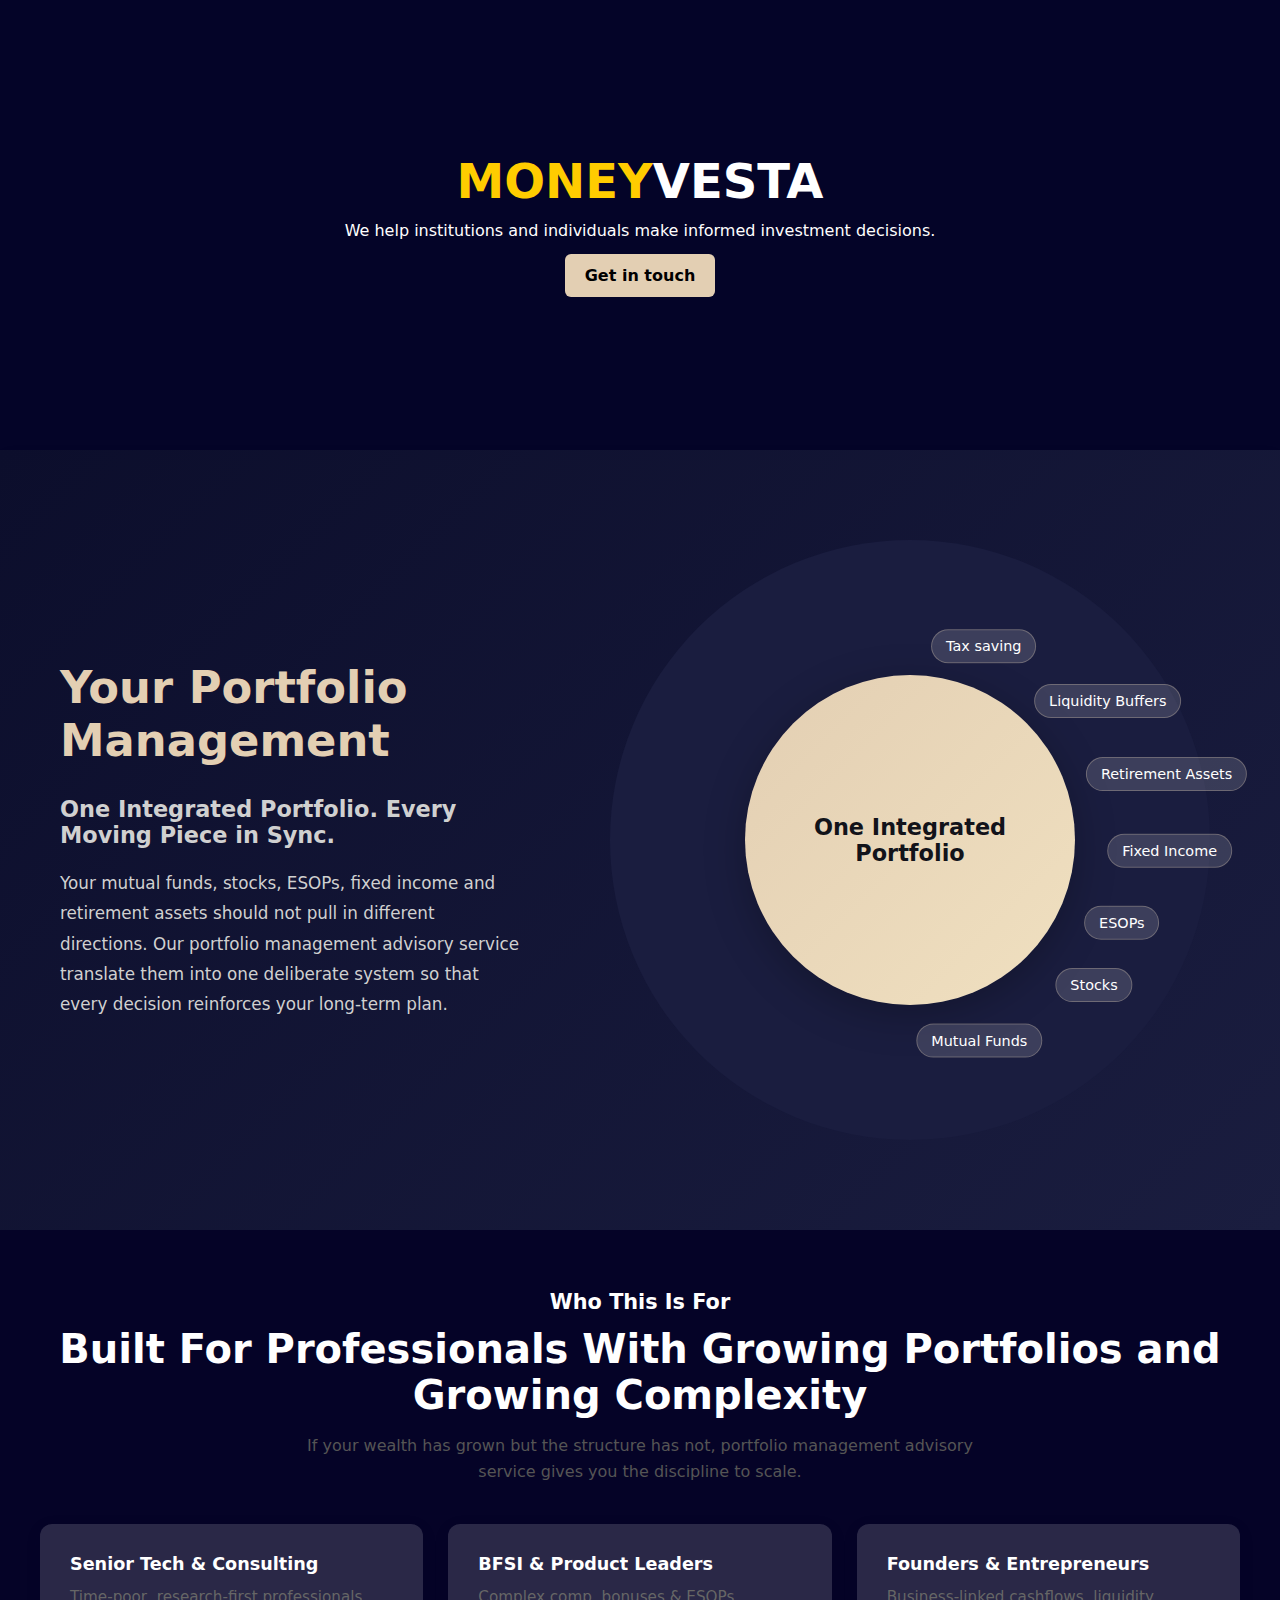
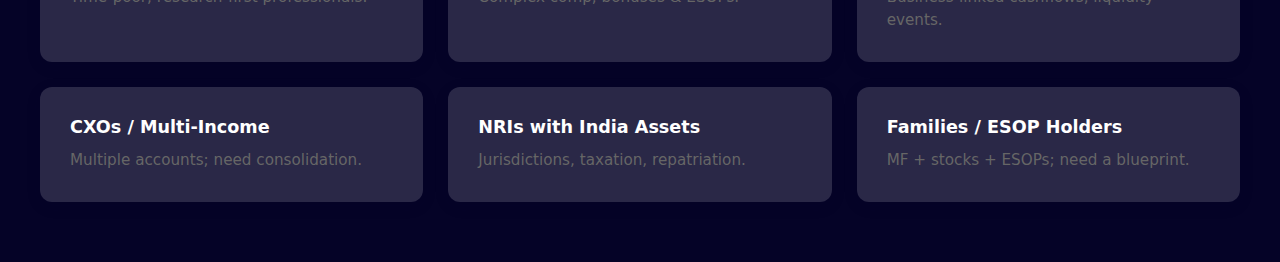
<file: index.html>
<!DOCTYPE html>
<html lang="en">

<head>
    <meta charset="UTF-8">
    <meta name="viewport" content="width=device-width, initial-scale=1.0">
    <title>Portfolio Management advisory</title>
    <link rel="stylesheet" href="style.css">
    <link rel="preconnect" href="https://fonts.googleapis.com">
<link rel="preconnect" href="https://fonts.gstatic.com" crossorigin>
<link href="https://fonts.googleapis.com/css2?family=Inter:ital,opsz,wght@0,14..32,100..900;1,14..32,100..900&display=swap" rel="stylesheet">
</head>

<body>

    <main>
        <section id="home" class="hero">

            <div class="hero-content">
                <h1><span class="spann">MONEY</span>VESTA</h1>
                <p>We help institutions and individuals make informed investment decisions.</p>
                <a class="cta" href="#contact">Get in touch</a>
            </div>
        </section>

        <section id="Portfolio_Management" class="content">
            <div id="left-section">
                <h2>Your Portfolio Management</h2>
                <h3>One Integrated Portfolio. Every Moving Piece in Sync.</h3>
                <p>Your mutual funds, stocks, ESOPs, fixed income and retirement assets should not pull in different
                    directions.
                    Our portfolio management advisory service translate them into one deliberate system so that every
                    decision reinforces your long-term plan.</p>
            </div>
            <div id="right-section">
                <div class="circle-container">
                        <h3 class="inside" id="ins">One Integrated Portfolio</h3>

                    <ul>
                         <li id="a">Tax saving</li>
                        <li id="b">Liquidity Buffers</li>
                        <li id="c">Retirement Assets</li>
                        <li id="d">Fixed Income</li>
                        <li id="e">ESOPs</li>
                        <li id="f">Stocks</li>
                        <li id="g">Mutual Funds</li> 
                    </ul>
                 
                </div>


        </section>

        <section id="who-for" class="who-section">
            <h3>Who This Is For</h3>
            <h2 class="title">Built For Professionals With Growing Portfolios and Growing Complexity</h2>
            <p class="description">If your wealth has grown but the structure has not, portfolio management advisory service gives you the discipline to scale.</p>
            
            <div class="cards-grid">
                <div class="card">
                    <h3>Senior Tech & Consulting</h3>
                    <p>Time-poor, research-first professionals.</p>
                
                </div>
                
                <div class="card">
                    <h3>BFSI & Product Leaders</h3>
                    <p>Complex comp, bonuses & ESOPs.</p>
                </div>
                
                <div class="card">
                    <h3>Founders & Entrepreneurs</h3>
                    <p>Business-linked cashflows, liquidity events.</p>
                </div>
                
                <div class="card">
                    <h3>CXOs / Multi-Income</h3>
                    <p>Multiple accounts; need consolidation.</p>
                </div>
                
                <div class="card">
                    <h3>NRIs with India Assets</h3>
                    <p>Jurisdictions, taxation, repatriation.</p>
                </div>
                
                <div class="card">
                    <h3>Families / ESOP Holders</h3>
                    <p>MF + stocks + ESOPs; need a blueprint.</p>
                </div>
            </div>
        </section>
    </main>

    <footer>
    
    </footer>
</body>

</html>
</file>
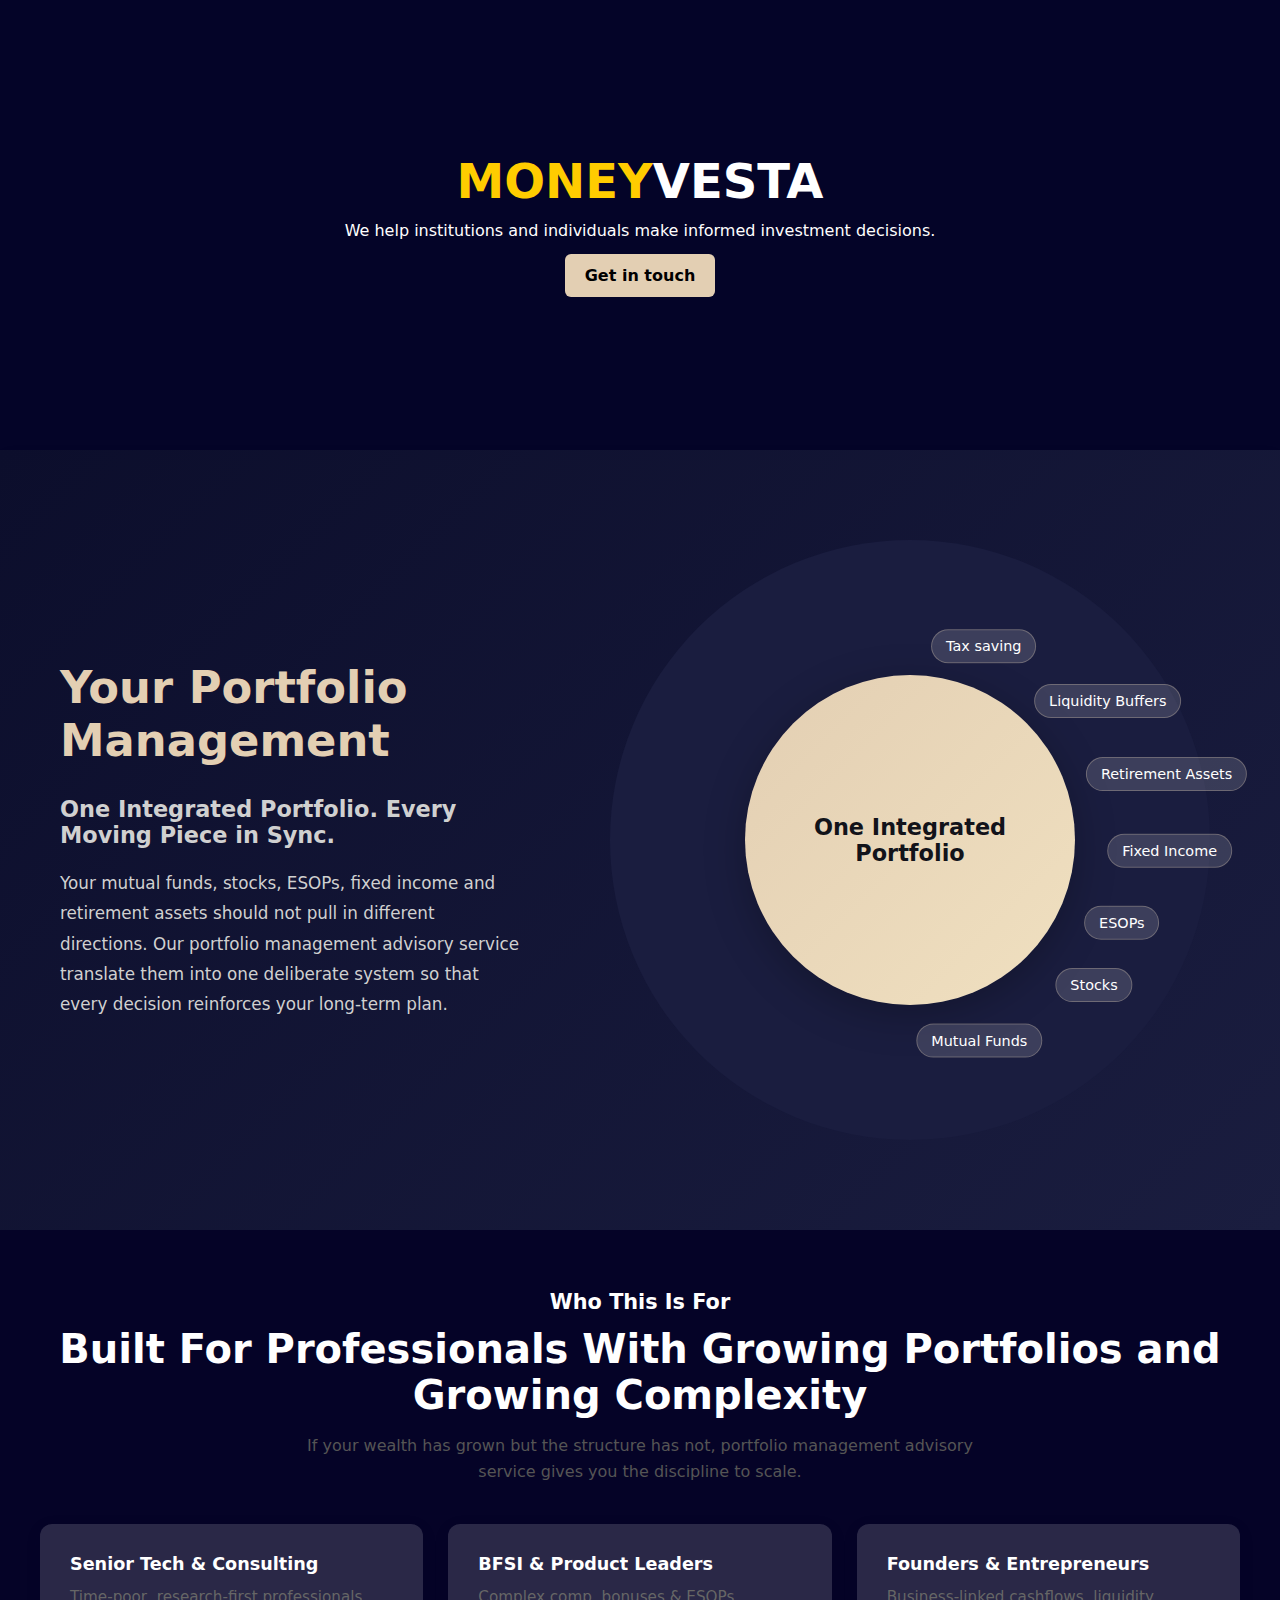
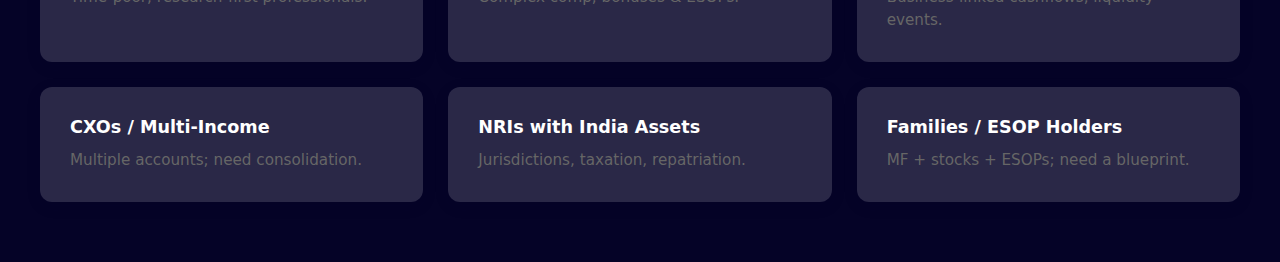
<file: Assignement.html>
<!DOCTYPE html>
<html lang="en">

<head>
    <meta charset="UTF-8">
    <meta name="viewport" content="width=device-width, initial-scale=1.0">
    <title>Portfolio Management advisory</title>
    <link rel="stylesheet" href="me.css">
    <link rel="preconnect" href="https://fonts.googleapis.com">
<link rel="preconnect" href="https://fonts.gstatic.com" crossorigin>
<link href="https://fonts.googleapis.com/css2?family=Inter:ital,opsz,wght@0,14..32,100..900;1,14..32,100..900&display=swap" rel="stylesheet">
</head>

<body>

    <main>
        <section id="home" class="hero">

            <div class="hero-content">
                <h1><span class="spann">MONEY</span>VESTA</h1>
                <p>We help institutions and individuals make informed investment decisions.</p>
                <a class="cta" href="#contact">Get in touch</a>
            </div>
        </section>

        <section id="Portfolio_Management" class="content">
            <div id="left-section">
                <h2>Your Portfolio Management</h2>
                <h3>One Integrated Portfolio. Every Moving Piece in Sync.</h3>
                <p>Your mutual funds, stocks, ESOPs, fixed income and retirement assets should not pull in different
                    directions.
                    Our portfolio management advisory service translate them into one deliberate system so that every
                    decision reinforces your long-term plan.</p>
            </div>
            <div id="right-section">
                <div class="circle-container">
                        <h3 class="inside" id="ins">One Integrated Portfolio</h3>

                    <ul>
                         <li id="a">Tax saving</li>
                        <li id="b">Liquidity Buffers</li>
                        <li id="c">Retirement Assets</li>
                        <li id="d">Fixed Income</li>
                        <li id="e">ESOPs</li>
                        <li id="f">Stocks</li>
                        <li id="g">Mutual Funds</li> 
                    </ul>
                 
                </div>


        </section>

        <section id="who-for" class="who-section">
            <h3>Who This Is For</h3>
            <h2 class="title">Built For Professionals With Growing Portfolios and Growing Complexity</h2>
            <p class="description">If your wealth has grown but the structure has not, portfolio management advisory service gives you the discipline to scale.</p>
            
            <div class="cards-grid">
                <div class="card">
                    <h3>Senior Tech & Consulting</h3>
                    <p>Time-poor, research-first professionals.</p>
                
                </div>
                
                <div class="card">
                    <h3>BFSI & Product Leaders</h3>
                    <p>Complex comp, bonuses & ESOPs.</p>
                </div>
                
                <div class="card">
                    <h3>Founders & Entrepreneurs</h3>
                    <p>Business-linked cashflows, liquidity events.</p>
                </div>
                
                <div class="card">
                    <h3>CXOs / Multi-Income</h3>
                    <p>Multiple accounts; need consolidation.</p>
                </div>
                
                <div class="card">
                    <h3>NRIs with India Assets</h3>
                    <p>Jurisdictions, taxation, repatriation.</p>
                </div>
                
                <div class="card">
                    <h3>Families / ESOP Holders</h3>
                    <p>MF + stocks + ESOPs; need a blueprint.</p>
                </div>
            </div>
        </section>
    </main>

    <footer>
    
    </footer>
</body>

</html>
</file>
<file: style.css>
* {
    box-sizing: border-box;
    margin: 0;
    padding: 0;
}

:root {
    --color-bg-dark: #0c0e2c;
    --color-bg-darker: #1a1d3f;
    --color-accent: #e3cfb3;
    --color-accent-light: #f0e0c0;
    --color-link: #0a66c2;
    --color-text-main: #ffffff;
    --color-text-muted: #d0d0d0;
    --color-card-text: #666666;
    --shadow-soft: 0 6px 18px rgba(16, 24, 40, 0.06);
    --shadow-card: 0 4px 15px rgba(12, 14, 44, 0.1);
    --shadow-card-hover: 0 8px 25px rgba(12, 14, 44, 0.15);
    --shadow-circle: 0 10px 40px rgba(0, 0, 0, 0.2);

    --radius-sm: 6px;
    --radius-md: 8px;
    --radius-lg: 12px;

    --section-padding: 40px 20px;
    --transition-base: 0.3s ease;
}

body {
    overflow-x: hidden;
    font-family: system-ui, -apple-system, BlinkMacSystemFont, "Segoe UI", sans-serif;
    color: #11133b;
    background-color: #ffffff;
}

a {
    color: var(--color-link);
    text-decoration: none;
}

section {
    margin: 0 auto;
    border-radius: var(--radius-md);
    width: 100%;
}

.spann{
    color: rgb(255, 204, 0);
    
}

.hero {
    display: flex;
    gap: 20px;
    align-items: center;
    justify-content: center;
    padding: 40px 20px;
    background: rgb(4, 4, 40);
    color: var(--color-text-main);
    text-align: center;
    min-height: 50vh;
    border-radius: 0;
}

.hero-image {
    max-width: 320px;
    width: 40%;
    height: auto;
    border-radius: var(--radius-md);
    box-shadow: var(--shadow-soft);
}

.hero-content {
    max-width: 100%;
    flex: 1;
}

.hero-content h1 {
    font-size: 3rem;
    margin-bottom: 10px;
    line-height: 1.2;
}

.hero-content p {
    margin-bottom: 14px;
    color: #fffefe;
    font-size: 1rem;
}

.cta {
    display: inline-block;
    padding: 12px 20px;
    background: var(--color-accent);
    color: #000;
    border-radius: var(--radius-sm);
    font-weight: 600;
    cursor: pointer;
  transition: all 0.3s ease
    
}
.cta:hover {
    transform: scale(1.05);
    background:goldenrod;
    transition-delay: 10ms;
}
@keyframes spreadOut {
  0% { transform: scale(0); opacity: 0; }
  100% { transform: scale(1); opacity: 1; }
}

.element-to-animate {
  animation: spreadOut 7s ease-out forwards;
}

.content {
    padding: 28px 20px;
    background: #fff;
    border-radius: var(--radius-md);
    box-shadow: 0 6px 18px rgba(16, 24, 40, 0.03);
}

.content h2 {
    margin-bottom: 8px;
}


.who-section {
    background:rgb(5, 3, 39);
    padding: 60px 40px;
    text-align: center;
    border-radius: 0px;
}

.who-section h2 {
    font-size: 2.5rem;
    color: white;
    margin-bottom: 15px;
}

.who-section h3 {
    font-size: 1.3rem;
    color: white;
    font-weight: 600;
    margin-bottom: 12px;
}

.who-section .description {
    font-size: 1rem;
    color: #555;
    max-width: 700px;
    margin: 0 auto 40px;
    line-height: 1.6;
}


.cards-grid {
    display: grid;
    grid-template-columns: repeat(auto-fit, minmax(300px, 1fr));    
    gap: 25px;
    max-width: 1200px;
    margin: 0 auto;
}

.card {
    background: rgba(255, 255, 255, 0.15);
    padding: 30px;
    border-radius: var(--radius-lg);
    box-shadow: var(--shadow-card);
    transition: all var(--transition-base);
    text-align: left;
   
}

.card:hover {
    transform: translateY(-5px);
    box-shadow: var(--shadow-card-hover);
    border: goldenrod 1px solid;
    
}

.card h3 {
    font-size: 1.1rem;
    color: white;
    margin-bottom: 12px;
    font-weight: 600;
}

.card p {
    font-size: 0.95rem;
    color: var(--color-card-text);
    line-height: 1.5;
}


#Portfolio_Management {
    background: linear-gradient(135deg, var(--color-bg-dark) 0%, var(--color-bg-darker) 100%);
    margin: 0 auto;
    width: 100%;
    display: flex;
    min-height: 70vh;
    border-radius: 0;
    padding: 60px 40px;
    gap: 40px;
    box-sizing: border-box;
    align-items: center;
    color: var(--color-text-main);
}

#Portfolio_Management h2 {
    font-size: 2.8rem;
    padding-bottom: 20px;
    color: var(--color-accent);
    font-weight: 700;
    line-height: 1.2;
}

#Portfolio_Management h3 {
    font-size: 1.4rem;
    color: var(--color-text-muted);
    padding-bottom: 20px;
    font-weight: 600;
}

#Portfolio_Management p {
    font-size: 1.05rem;
    line-height: 1.8;
    color: var(--color-text-muted);
}

#left-section {
    flex: 1;
    padding: 20px;
    display: flex;
    flex-direction: column;
    justify-content: center;
}

#right-section {
    flex: 1;
    padding: 30px;
    display: flex;
    flex-wrap: wrap;
    justify-content: center;
    align-items: center;
    position: relative;
}

.inside {
    position: relative;

    width: 55%;
    aspect-ratio: 1 / 1;
    border-radius: 50%;

    display: flex;
    align-items: center;
    justify-content: center;
    text-align: center;

    padding: 1.2rem;

    font-weight: 600;
    font-size: 1.2rem;
    color: #12131a !important;

    background: linear-gradient(135deg, var(--color-accent), var(--color-accent-light));

    box-shadow: 0 10px 40px rgba(0, 0, 0, 0.25);
}


.inside h3 {
    font-size: 2rem;
    padding: 0 !important;
    color: #11133b !important;
    font-weight: 600 ;
    transform: translateY(-50%);
}

.circle-container {
    position: relative;
    max-width: 50%;
    height: 60%;
    min-width: 600px;
    text-align: center;
    display: flex;
    align-items: center;
    justify-content: center;
    background-color: var(--color-bg-darker);
    border-radius: 50%;
    aspect-ratio: 1 / 1;
    color: #11133b !important;
}
.circle-container ul{
     position: absolute;
    inset: 0;
    margin: 0;
    padding: 0;
}


.circle-container li {
    list-style: none;
    position: absolute;
    left: 50%;
    top: 50%;
    background: rgba(255, 255, 255, 0.15);
    padding: 8px 14px;
    border-radius: 20px;
    font-size: 0.9rem;
    border: 1px solid rgba(227, 207, 179, 0.3);
    min-width: max-content;
    color: #fff;
    transition: all 0.3s ease;
    
}
.circle-container li:hover {
    background: rgba(255, 255, 255, 0.3);
    box-shadow: 0 4px 12px rgba(0, 0, 0, 0.2);;
}
li#a {
    transform: rotate(0deg) translateY(-620%) translateX(20%) rotate(0deg);
}

li#b {
    transform: rotate(30deg) translateY(-580%) translateX(20%) rotate(-30deg);
}

li#c {
    transform: rotate(60deg) translateY(-570%) translateX(10%) rotate(-60deg);
}

li#d {
    transform: rotate(90deg) translateY(-580%) translateX(-5%) rotate(-90deg);
}

li#e {
    transform: rotate(120deg) translateY(-540%) translateX(-40%) rotate(-120deg);
}

li#f {
    transform: rotate(150deg) translateY(-540%) translateX(-80%) rotate(-150deg);
}

li#g {
    transform: rotate(180deg) translateY(-540%) translateX(-5%) rotate(-180deg);
}


.hidden {
    display: none;
}

@media (max-width: 1200px) {
    .html {
        font-size: 14px;
        overflow-x: hidden;
    }
    .hero {
        
        flex-direction: column;
        align-items: center ;
        justify-content: center;
        height: fit-content;
    }
    .hero-content{
        height: 10vh;
        display: flex;
        flex-direction: column;
        justify-content: center;
    }
    .cards-grid {
        grid-template-columns: repeat(auto-fit, minmax(250px, 1fr));
        gap: 20px;
    }
    #right-section {
    flex: 1;
    padding: 30px;
    display: flex;
    flex-wrap: wrap;
    justify-content: center;
    align-items: center;
    position: relative;
    border-radius: 10px;
    padding: 10px;
    background: rgba(255, 255, 255, 0.16);
        backdrop-filter: blur(20px);
}
#right-section  #ins {
    padding-top: 15px;
    font-weight: 700;
    text-align: center;
    font-weight: 600;
    font-size: x-large;
    width: 100%;
    
}   

        .circle-container {
        max-width: 100%;
        min-width: unset;
        height: auto;
        aspect-ratio: unset;
        border-radius: 0;
        padding: 50px 0;
        background: transparent;
        display: block;
       padding: 0;
       color: white !important;
    }

    .circle-container ul {
        position: static;
        display: flex;
        flex-direction: column;
        gap: 12px;
        align-items: center;
    }

    .circle-container li {
        position: static;
        transform: none !important;
        background: none;
        border: none;

        width: 90%;
        text-align: center;
        justify-content: center ;
    }
    .circle-container li:hover {
        background: none;
        box-shadow: none;
    }
    .inside {

        width: 100%;
        aspect-ratio: unset;
        border-radius: 0;
        box-shadow: none;
        background: transparent;
        padding: 0;
        border-radius: 0;
        aspect-ratio: none;
    }

    #ins  {
        transform: none;
        font-size: 1.5rem;
        color:white !important;
    }


    .who-section {
        padding: 40px 20px;
    }

    .who-section h2 {
        font-size: 1.8rem;
    }

    .cards-grid {
        grid-template-columns: 1fr;
        gap: 15px;
    }

    .card {
        padding: 20px;
    }

    li#a, li#b, li#c, li#d, li#e, li#f, li#g {
        font-size: 1.2rem;
        padding: 10px 15px;
        color: white !important;
    }

}


@media (max-width: 768px) {

    
    #Portfolio_Management {
        flex-direction: column;
        padding: 40px 20px;
        min-height: 100vh;
       
    }

    #left-section {
        padding: 0;
        margin-bottom: 30px;
    }

    #Portfolio_Management h2 {
        font-size: 2rem;
    }

    #Portfolio_Management h3 {
        font-size: 1.1rem;

    }

    #right-section {
        width: 100%;
        min-height: auto;
        padding: 0;
        justify-content: center;
    }

        .circle-container {
        max-width: 100%;
        min-width: unset;
        height: auto;
        aspect-ratio: unset;
        border-radius: 0;
        padding: 50px 0;
        background: transparent;
        display: block;
       padding: 0;
       color: white !important;
    }

    .circle-container ul {
        position: static;
        display: flex;
        flex-direction: column;
        gap: 12px;
        align-items: center;
    }

    .circle-container li {
        position: static;
        transform: none !important;
        background: none;
        border: none;
        color: white;
        width: 90%;
        text-align: center;
        justify-content: center ;
    }
    .circle-container li:hover {
        background: none;
        box-shadow: none;
    }
    .inside {

        width: 100%;
        aspect-ratio: unset;
        border-radius: 0;
        box-shadow: none;
        background: transparent;
        padding: 0;
        border-radius: 0;
        aspect-ratio: none;
    }

    #ins  {
        transform: none;
        font-size: 1.5rem;
        color:white !important;
    }


    .who-section {
        padding: 40px 20px;
    }

    .who-section h2 {
        font-size: 1.8rem;
    }

    .cards-grid {
        grid-template-columns: 1fr;
        gap: 15px;
    }

    .card {
        padding: 20px;
    }
}

/* @media (max-width: 600px) {
    html{
        overflow-x: hidden;
    }
    .hero {
        padding: 30px 15px;
        min-height: auto;
        flex-direction: column;
        gap: 15px;
    }

    .hero-content h1 {
        font-size: 2rem;
    }

    .hero-content p {
        font-size: 0.9rem;
        margin-bottom: 20px;
    }

    .cta {
        padding: 10px 16px;
        font-size: 0.95rem;
    }

    #Portfolio_Management {
        padding: 30px 15px;
        min-height: auto;
    }

    #Portfolio_Management h2 {
        font-size: 1.6rem;
        padding-bottom: 15px;
    }

    #Portfolio_Management h3 {
        font-size: 1rem;
    }

    #Portfolio_Management p {
        font-size: 0.95rem;
        line-height: 1.6;
    }

    #left-section {
        padding: 0;
        margin-bottom: 20px;
    }

    #right-section {
        width: 100%;
        min-height: auto;
        padding: 0;
        display: flex;
        justify-content: center;
    }

    .inside {
        width: 60%;
        padding: 20%;
        font-size: 0.9rem;
        border-radius: 50%;
    }

    .inside h3 {
        font-size: 1.1rem;
    }

    .circle-container {
        height: 280px !important;
        min-height: 280px;
        width: 100%;
    }

    .circle-container li {
        font-size: 0.75rem;
        padding: 5px 8px;
    }

    li#a {
        top: 0;
        left: 0;
        transform: translateX(0);
    }

    li#b {
        top: 0;
        left: 0;
        transform: translateX(0)    
    }

    li#c {
        top: 0;
        left: 0;
        transform: translateX(0)
    }

    li#d {
        top: 25%;
        left: -65px;
        transform: translateY(-50%);
    }

    li#e,
    li#f,
    li#g {
        display: none;
    }

    .who-section {
        padding: 30px 15px;
    }

    .who-section h2 {
        font-size: 1.5rem;
        margin-bottom: 10px;
    }

    .who-section .subtitle {
        font-size: 1.05rem;
        margin-bottom: 10px;
    }

    .who-section .description {
        font-size: 0.9rem;
        margin: 0 auto 25px;
        max-width: 100%;
    }

    .cards-grid {
        grid-template-columns: 1fr;
        gap: 12px;
        max-width: 100%;
    }

    .card {
        padding: 15px;
        border-radius: 10px;
    }

    .card h3 {
        font-size: 1rem;
        margin-bottom: 8px;
    }

    .card p {
        font-size: 0.9rem;
    }

    footer {
        padding: 15px 10px;
        font-size: 0.9rem;
    }

    section {
        border-radius: 0;
    }

    .content {
        padding: 20px 15px;
        margin: 15px 0;
    }

    .content h2 {
        font-size: 1.5rem;
        margin-bottom: 10px;
    }
}

@media (max-width: 400px) {
    .hero-content h1 {
        font-size: 1.6rem;
    }

    #Portfolio_Management h2 {
        font-size: 1.4rem;
    }

    .who-section h2 {
        font-size: 1.3rem;
    }

    .card {
        padding: 12px;
    }

    .inside {
        width: 70%;
    }

    .circle-container li {
        font-size: 0.7rem;
        padding: 4px 6px;
    }
} */
</file>
<file: me.css>
* {
    box-sizing: border-box;
    margin: 0;
    padding: 0;
}

:root {
    --color-bg-dark: #0c0e2c;
    --color-bg-darker: #1a1d3f;
    --color-accent: #e3cfb3;
    --color-accent-light: #f0e0c0;
    --color-link: #0a66c2;
    --color-text-main: #ffffff;
    --color-text-muted: #d0d0d0;
    --color-card-text: #666666;
    --shadow-soft: 0 6px 18px rgba(16, 24, 40, 0.06);
    --shadow-card: 0 4px 15px rgba(12, 14, 44, 0.1);
    --shadow-card-hover: 0 8px 25px rgba(12, 14, 44, 0.15);
    --shadow-circle: 0 10px 40px rgba(0, 0, 0, 0.2);

    --radius-sm: 6px;
    --radius-md: 8px;
    --radius-lg: 12px;

    --section-padding: 40px 20px;
    --transition-base: 0.3s ease;
}

body {
    overflow-x: hidden;
    font-family: system-ui, -apple-system, BlinkMacSystemFont, "Segoe UI", sans-serif;
    color: #11133b;
    background-color: #ffffff;
}

a {
    color: var(--color-link);
    text-decoration: none;
}

section {
    margin: 0 auto;
    border-radius: var(--radius-md);
    width: 100%;
}

.spann{
    color: rgb(255, 204, 0);
    
}

.hero {
    display: flex;
    gap: 20px;
    align-items: center;
    justify-content: center;
    padding: 40px 20px;
    background: rgb(4, 4, 40);
    color: var(--color-text-main);
    text-align: center;
    min-height: 50vh;
    border-radius: 0;
}

.hero-image {
    max-width: 320px;
    width: 40%;
    height: auto;
    border-radius: var(--radius-md);
    box-shadow: var(--shadow-soft);
}

.hero-content {
    max-width: 100%;
    flex: 1;
}

.hero-content h1 {
    font-size: 3rem;
    margin-bottom: 10px;
    line-height: 1.2;
}

.hero-content p {
    margin-bottom: 14px;
    color: #fffefe;
    font-size: 1rem;
}

.cta {
    display: inline-block;
    padding: 12px 20px;
    background: var(--color-accent);
    color: #000;
    border-radius: var(--radius-sm);
    font-weight: 600;
    cursor: pointer;
  transition: all 0.3s ease
    
}
.cta:hover {
    transform: scale(1.05);
    background:goldenrod;
    transition-delay: 10ms;
}
@keyframes spreadOut {
  0% { transform: scale(0); opacity: 0; }
  100% { transform: scale(1); opacity: 1; }
}

.element-to-animate {
  animation: spreadOut 7s ease-out forwards;
}

.content {
    padding: 28px 20px;
    background: #fff;
    border-radius: var(--radius-md);
    box-shadow: 0 6px 18px rgba(16, 24, 40, 0.03);
}

.content h2 {
    margin-bottom: 8px;
}


.who-section {
    background:rgb(5, 3, 39);
    padding: 60px 40px;
    text-align: center;
    border-radius: 0px;
}

.who-section h2 {
    font-size: 2.5rem;
    color: white;
    margin-bottom: 15px;
}

.who-section h3 {
    font-size: 1.3rem;
    color: white;
    font-weight: 600;
    margin-bottom: 12px;
}

.who-section .description {
    font-size: 1rem;
    color: #555;
    max-width: 700px;
    margin: 0 auto 40px;
    line-height: 1.6;
}


.cards-grid {
    display: grid;
    grid-template-columns: repeat(auto-fit, minmax(300px, 1fr));    
    gap: 25px;
    max-width: 1200px;
    margin: 0 auto;
}

.card {
    background: rgba(255, 255, 255, 0.15);
    padding: 30px;
    border-radius: var(--radius-lg);
    box-shadow: var(--shadow-card);
    transition: all var(--transition-base);
    text-align: left;
   
}

.card:hover {
    transform: translateY(-5px);
    box-shadow: var(--shadow-card-hover);
    border: goldenrod 1px solid;
    
}

.card h3 {
    font-size: 1.1rem;
    color: white;
    margin-bottom: 12px;
    font-weight: 600;
}

.card p {
    font-size: 0.95rem;
    color: var(--color-card-text);
    line-height: 1.5;
}


#Portfolio_Management {
    background: linear-gradient(135deg, var(--color-bg-dark) 0%, var(--color-bg-darker) 100%);
    margin: 0 auto;
    width: 100%;
    display: flex;
    min-height: 70vh;
    border-radius: 0;
    padding: 60px 40px;
    gap: 40px;
    box-sizing: border-box;
    align-items: center;
    color: var(--color-text-main);
}

#Portfolio_Management h2 {
    font-size: 2.8rem;
    padding-bottom: 20px;
    color: var(--color-accent);
    font-weight: 700;
    line-height: 1.2;
}

#Portfolio_Management h3 {
    font-size: 1.4rem;
    color: var(--color-text-muted);
    padding-bottom: 20px;
    font-weight: 600;
}

#Portfolio_Management p {
    font-size: 1.05rem;
    line-height: 1.8;
    color: var(--color-text-muted);
}

#left-section {
    flex: 1;
    padding: 20px;
    display: flex;
    flex-direction: column;
    justify-content: center;
}

#right-section {
    flex: 1;
    padding: 30px;
    display: flex;
    flex-wrap: wrap;
    justify-content: center;
    align-items: center;
    position: relative;
}

.inside {
    position: relative;

    width: 55%;
    aspect-ratio: 1 / 1;
    border-radius: 50%;

    display: flex;
    align-items: center;
    justify-content: center;
    text-align: center;

    padding: 1.2rem;

    font-weight: 600;
    font-size: 1.2rem;
    color: #12131a !important;

    background: linear-gradient(135deg, var(--color-accent), var(--color-accent-light));

    box-shadow: 0 10px 40px rgba(0, 0, 0, 0.25);
}


.inside h3 {
    font-size: 2rem;
    padding: 0 !important;
    color: #11133b !important;
    font-weight: 600 ;
    transform: translateY(-50%);
}

.circle-container {
    position: relative;
    max-width: 50%;
    height: 60%;
    min-width: 600px;
    text-align: center;
    display: flex;
    align-items: center;
    justify-content: center;
    background-color: var(--color-bg-darker);
    border-radius: 50%;
    aspect-ratio: 1 / 1;
    color: #11133b !important;
}
.circle-container ul{
     position: absolute;
    inset: 0;
    margin: 0;
    padding: 0;
}


.circle-container li {
    list-style: none;
    position: absolute;
    left: 50%;
    top: 50%;
    background: rgba(255, 255, 255, 0.15);
    padding: 8px 14px;
    border-radius: 20px;
    font-size: 0.9rem;
    border: 1px solid rgba(227, 207, 179, 0.3);
    min-width: max-content;
    color: #fff;
    transition: all 0.3s ease;
    
}
.circle-container li:hover {
    background: rgba(255, 255, 255, 0.3);
    box-shadow: 0 4px 12px rgba(0, 0, 0, 0.2);;
}
li#a {
    transform: rotate(0deg) translateY(-620%) translateX(20%) rotate(0deg);
}

li#b {
    transform: rotate(30deg) translateY(-580%) translateX(20%) rotate(-30deg);
}

li#c {
    transform: rotate(60deg) translateY(-570%) translateX(10%) rotate(-60deg);
}

li#d {
    transform: rotate(90deg) translateY(-580%) translateX(-5%) rotate(-90deg);
}

li#e {
    transform: rotate(120deg) translateY(-540%) translateX(-40%) rotate(-120deg);
}

li#f {
    transform: rotate(150deg) translateY(-540%) translateX(-80%) rotate(-150deg);
}

li#g {
    transform: rotate(180deg) translateY(-540%) translateX(-5%) rotate(-180deg);
}


.hidden {
    display: none;
}

@media (max-width: 1200px) {
    .html {
        font-size: 14px;
        overflow-x: hidden;
    }
    .hero {
        
        flex-direction: column;
        align-items: center ;
        justify-content: center;
        height: fit-content;
    }
    .hero-content{
        height: 10vh;
        display: flex;
        flex-direction: column;
        justify-content: center;
    }
    .cards-grid {
        grid-template-columns: repeat(auto-fit, minmax(250px, 1fr));
        gap: 20px;
    }
    #right-section {
    flex: 1;
    padding: 30px;
    display: flex;
    flex-wrap: wrap;
    justify-content: center;
    align-items: center;
    position: relative;
    border-radius: 10px;
    padding: 10px;
    background: rgba(255, 255, 255, 0.16);
        backdrop-filter: blur(20px);
}
#right-section  #ins {
    padding-top: 15px;
    font-weight: 700;
    text-align: center;
    font-weight: 600;
    font-size: x-large;
    width: 100%;
    
}   

        .circle-container {
        max-width: 100%;
        min-width: unset;
        height: auto;
        aspect-ratio: unset;
        border-radius: 0;
        padding: 50px 0;
        background: transparent;
        display: block;
       padding: 0;
       color: white !important;
    }

    .circle-container ul {
        position: static;
        display: flex;
        flex-direction: column;
        gap: 12px;
        align-items: center;
    }

    .circle-container li {
        position: static;
        transform: none !important;
        background: none;
        border: none;

        width: 90%;
        text-align: center;
        justify-content: center ;
    }
    .circle-container li:hover {
        background: none;
        box-shadow: none;
    }
    .inside {

        width: 100%;
        aspect-ratio: unset;
        border-radius: 0;
        box-shadow: none;
        background: transparent;
        padding: 0;
        border-radius: 0;
        aspect-ratio: none;
    }

    #ins  {
        transform: none;
        font-size: 1.5rem;
        color:white !important;
    }


    .who-section {
        padding: 40px 20px;
    }

    .who-section h2 {
        font-size: 1.8rem;
    }

    .cards-grid {
        grid-template-columns: 1fr;
        gap: 15px;
    }

    .card {
        padding: 20px;
    }

    li#a, li#b, li#c, li#d, li#e, li#f, li#g {
        font-size: 1.2rem;
        padding: 10px 15px;
        color: white !important;
    }

}


@media (max-width: 768px) {

    
    #Portfolio_Management {
        flex-direction: column;
        padding: 40px 20px;
        min-height: 100vh;
       
    }

    #left-section {
        padding: 0;
        margin-bottom: 30px;
    }

    #Portfolio_Management h2 {
        font-size: 2rem;
    }

    #Portfolio_Management h3 {
        font-size: 1.1rem;

    }

    #right-section {
        width: 100%;
        min-height: auto;
        padding: 0;
        justify-content: center;
    }

        .circle-container {
        max-width: 100%;
        min-width: unset;
        height: auto;
        aspect-ratio: unset;
        border-radius: 0;
        padding: 50px 0;
        background: transparent;
        display: block;
       padding: 0;
       color: white !important;
    }

    .circle-container ul {
        position: static;
        display: flex;
        flex-direction: column;
        gap: 12px;
        align-items: center;
    }

    .circle-container li {
        position: static;
        transform: none !important;
        background: none;
        border: none;
        color: white;
        width: 90%;
        text-align: center;
        justify-content: center ;
    }
    .circle-container li:hover {
        background: none;
        box-shadow: none;
    }
    .inside {

        width: 100%;
        aspect-ratio: unset;
        border-radius: 0;
        box-shadow: none;
        background: transparent;
        padding: 0;
        border-radius: 0;
        aspect-ratio: none;
    }

    #ins  {
        transform: none;
        font-size: 1.5rem;
        color:white !important;
    }


    .who-section {
        padding: 40px 20px;
    }

    .who-section h2 {
        font-size: 1.8rem;
    }

    .cards-grid {
        grid-template-columns: 1fr;
        gap: 15px;
    }

    .card {
        padding: 20px;
    }
}

/* @media (max-width: 600px) {
    html{
        overflow-x: hidden;
    }
    .hero {
        padding: 30px 15px;
        min-height: auto;
        flex-direction: column;
        gap: 15px;
    }

    .hero-content h1 {
        font-size: 2rem;
    }

    .hero-content p {
        font-size: 0.9rem;
        margin-bottom: 20px;
    }

    .cta {
        padding: 10px 16px;
        font-size: 0.95rem;
    }

    #Portfolio_Management {
        padding: 30px 15px;
        min-height: auto;
    }

    #Portfolio_Management h2 {
        font-size: 1.6rem;
        padding-bottom: 15px;
    }

    #Portfolio_Management h3 {
        font-size: 1rem;
    }

    #Portfolio_Management p {
        font-size: 0.95rem;
        line-height: 1.6;
    }

    #left-section {
        padding: 0;
        margin-bottom: 20px;
    }

    #right-section {
        width: 100%;
        min-height: auto;
        padding: 0;
        display: flex;
        justify-content: center;
    }

    .inside {
        width: 60%;
        padding: 20%;
        font-size: 0.9rem;
        border-radius: 50%;
    }

    .inside h3 {
        font-size: 1.1rem;
    }

    .circle-container {
        height: 280px !important;
        min-height: 280px;
        width: 100%;
    }

    .circle-container li {
        font-size: 0.75rem;
        padding: 5px 8px;
    }

    li#a {
        top: 0;
        left: 0;
        transform: translateX(0);
    }

    li#b {
        top: 0;
        left: 0;
        transform: translateX(0)    
    }

    li#c {
        top: 0;
        left: 0;
        transform: translateX(0)
    }

    li#d {
        top: 25%;
        left: -65px;
        transform: translateY(-50%);
    }

    li#e,
    li#f,
    li#g {
        display: none;
    }

    .who-section {
        padding: 30px 15px;
    }

    .who-section h2 {
        font-size: 1.5rem;
        margin-bottom: 10px;
    }

    .who-section .subtitle {
        font-size: 1.05rem;
        margin-bottom: 10px;
    }

    .who-section .description {
        font-size: 0.9rem;
        margin: 0 auto 25px;
        max-width: 100%;
    }

    .cards-grid {
        grid-template-columns: 1fr;
        gap: 12px;
        max-width: 100%;
    }

    .card {
        padding: 15px;
        border-radius: 10px;
    }

    .card h3 {
        font-size: 1rem;
        margin-bottom: 8px;
    }

    .card p {
        font-size: 0.9rem;
    }

    footer {
        padding: 15px 10px;
        font-size: 0.9rem;
    }

    section {
        border-radius: 0;
    }

    .content {
        padding: 20px 15px;
        margin: 15px 0;
    }

    .content h2 {
        font-size: 1.5rem;
        margin-bottom: 10px;
    }
}

@media (max-width: 400px) {
    .hero-content h1 {
        font-size: 1.6rem;
    }

    #Portfolio_Management h2 {
        font-size: 1.4rem;
    }

    .who-section h2 {
        font-size: 1.3rem;
    }

    .card {
        padding: 12px;
    }

    .inside {
        width: 70%;
    }

    .circle-container li {
        font-size: 0.7rem;
        padding: 4px 6px;
    }
} */
</file>
